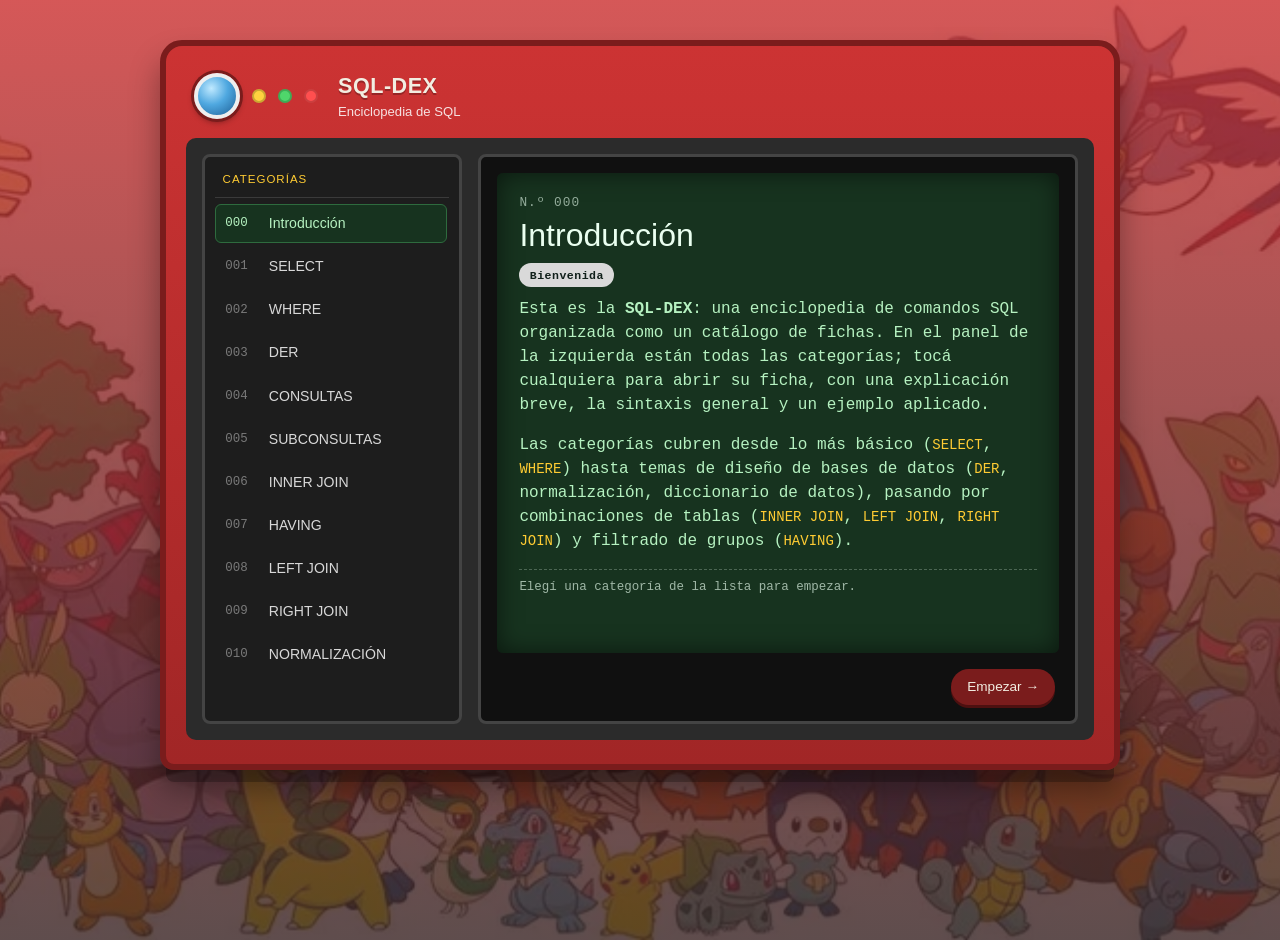
<file: Pagina-Web-SQL/index.html>
<!DOCTYPE html>
<html lang="es">
<head>
<meta charset="UTF-8">
<meta name="viewport" content="width=device-width, initial-scale=1.0">
<title>Introducción · SQL-DEX</title>
<link href="https://cdn.jsdelivr.net/npm/bootstrap@5.3.3/dist/css/bootstrap.min.css" rel="stylesheet">
<link rel="stylesheet" href="css/style.css">
</head>
<body>
<div class="dex-shell">
  <div class="dex-header">
    <div class="dex-lente"></div>
    <div class="dex-lucecita luz-amarilla"></div>
    <div class="dex-lucecita luz-verde"></div>
    <div class="dex-lucecita luz-roja"></div>
    <div class="ms-2">
      <p class="dex-titulo mb-0">SQL-DEX</p>
      <p class="dex-subtitulo mb-0">Enciclopedia de SQL</p>
    </div>
  </div>

  <div class="dex-body">
    <div class="dex-lista-panel">
      <div class="dex-lista-header">CATEGORÍAS</div>
      <div class="dex-lista">
        <a href="index.html" class="dex-entrada activa"><span class="dex-num">000</span> Introducción</a>
        <a href="paginas/select.html" class="dex-entrada"><span class="dex-num">001</span> SELECT</a>
<a href="paginas/where.html" class="dex-entrada"><span class="dex-num">002</span> WHERE</a>
<a href="paginas/der.html" class="dex-entrada"><span class="dex-num">003</span> DER</a>
<a href="paginas/consultas.html" class="dex-entrada"><span class="dex-num">004</span> CONSULTAS</a>
<a href="paginas/subconsultas.html" class="dex-entrada"><span class="dex-num">005</span> SUBCONSULTAS</a>
<a href="paginas/inner-join.html" class="dex-entrada"><span class="dex-num">006</span> INNER JOIN</a>
<a href="paginas/having.html" class="dex-entrada"><span class="dex-num">007</span> HAVING</a>
<a href="paginas/left-join.html" class="dex-entrada"><span class="dex-num">008</span> LEFT JOIN</a>
<a href="paginas/right-join.html" class="dex-entrada"><span class="dex-num">009</span> RIGHT JOIN</a>
<a href="paginas/normalizacion.html" class="dex-entrada"><span class="dex-num">010</span> NORMALIZACIÓN</a>
<a href="paginas/diccionario-datos.html" class="dex-entrada"><span class="dex-num">011</span> DICCIONARIO DE DATOS</a>
      </div>
    </div>

    <div class="dex-pantalla-panel">
      <div class="dex-pantalla">
        <p class="dex-ficha-num mb-1">N.º 000</p>
        <h2>Introducción</h2>
        <span class="dex-tipo tipo-doc">Bienvenida</span>
        <p>
          Esta es la <strong>SQL-DEX</strong>: una enciclopedia de comandos SQL organizada como
          un catálogo de fichas. En el panel de la izquierda están todas las categorías;
          tocá cualquiera para abrir su ficha, con una explicación breve, la sintaxis general
          y un ejemplo aplicado.
        </p>
        <p>
          Las categorías cubren desde lo más básico (<code>SELECT</code>, <code>WHERE</code>)
          hasta temas de diseño de bases de datos (<code>DER</code>, normalización,
          diccionario de datos), pasando por combinaciones de tablas
          (<code>INNER JOIN</code>, <code>LEFT JOIN</code>, <code>RIGHT JOIN</code>) y
          filtrado de grupos (<code>HAVING</code>).
        </p>
        <p class="dex-nota">Elegí una categoría de la lista para empezar.</p>
      </div>
      <div class="dex-controles">
        <span></span>
        <span></span>
        <a href="paginas/select.html" class="dex-boton">Empezar &rarr;</a>
      </div>
    </div>
  </div>
</div>
<script src="https://cdn.jsdelivr.net/npm/bootstrap@5.3.3/dist/js/bootstrap.bundle.min.js"></script>
</body>
</html>
</file>
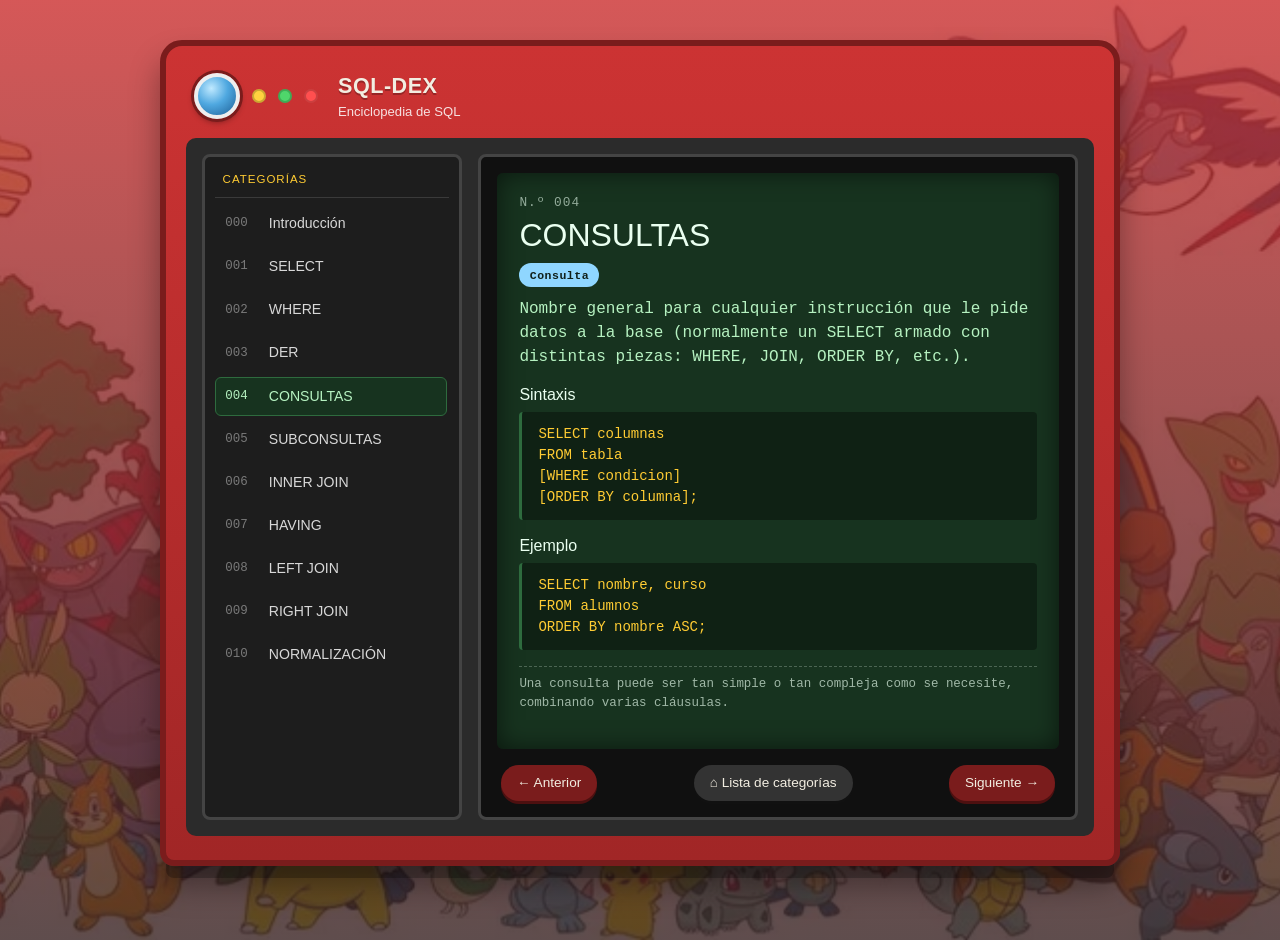
<file: Pagina-Web-SQL/paginas/consultas.html>
<!DOCTYPE html>
<html lang="es">
<head>
<meta charset="UTF-8">
<meta name="viewport" content="width=device-width, initial-scale=1.0">
<title>CONSULTAS · SQL-DEX</title>
<link href="https://cdn.jsdelivr.net/npm/bootstrap@5.3.3/dist/css/bootstrap.min.css" rel="stylesheet">
<link rel="stylesheet" href="../css/style.css">
</head>
<body>
<div class="dex-shell">
  <div class="dex-header">
    <div class="dex-lente"></div>
    <div class="dex-lucecita luz-amarilla"></div>
    <div class="dex-lucecita luz-verde"></div>
    <div class="dex-lucecita luz-roja"></div>
    <div class="ms-2">
      <p class="dex-titulo mb-0">SQL-DEX</p>
      <p class="dex-subtitulo mb-0">Enciclopedia de SQL</p>
    </div>
  </div>

  <div class="dex-body">
    <div class="dex-lista-panel">
      <div class="dex-lista-header">CATEGORÍAS</div>
      <div class="dex-lista">
        <a href="../index.html" class="dex-entrada"><span class="dex-num">000</span> Introducción</a>
<a href="../paginas/select.html" class="dex-entrada"><span class="dex-num">001</span> SELECT</a>
<a href="../paginas/where.html" class="dex-entrada"><span class="dex-num">002</span> WHERE</a>
<a href="../paginas/der.html" class="dex-entrada"><span class="dex-num">003</span> DER</a>
<a href="../paginas/consultas.html" class="dex-entrada activa"><span class="dex-num">004</span> CONSULTAS</a>
<a href="../paginas/subconsultas.html" class="dex-entrada"><span class="dex-num">005</span> SUBCONSULTAS</a>
<a href="../paginas/inner-join.html" class="dex-entrada"><span class="dex-num">006</span> INNER JOIN</a>
<a href="../paginas/having.html" class="dex-entrada"><span class="dex-num">007</span> HAVING</a>
<a href="../paginas/left-join.html" class="dex-entrada"><span class="dex-num">008</span> LEFT JOIN</a>
<a href="../paginas/right-join.html" class="dex-entrada"><span class="dex-num">009</span> RIGHT JOIN</a>
<a href="../paginas/normalizacion.html" class="dex-entrada"><span class="dex-num">010</span> NORMALIZACIÓN</a>
<a href="../paginas/diccionario-datos.html" class="dex-entrada"><span class="dex-num">011</span> DICCIONARIO DE DATOS</a>
      </div>
    </div>

    <div class="dex-pantalla-panel">
      <div class="dex-pantalla">
        <p class="dex-ficha-num mb-1">N.º 004</p>
        <h2>CONSULTAS</h2>
        <span class="dex-tipo tipo-consulta">Consulta</span>
        <p>Nombre general para cualquier instrucción que le pide datos a la base (normalmente un SELECT armado con distintas piezas: WHERE, JOIN, ORDER BY, etc.).</p>

        

        <h3 class="h6 mt-3">Sintaxis</h3>
        <pre>SELECT columnas
FROM tabla
[WHERE condicion]
[ORDER BY columna];</pre>

        <h3 class="h6 mt-3">Ejemplo</h3>
        <pre>SELECT nombre, curso
FROM alumnos
ORDER BY nombre ASC;</pre>

        <p class="dex-nota">Una consulta puede ser tan simple o tan compleja como se necesite, combinando varias cláusulas.</p>
      </div>
      <div class="dex-controles">
    <a href="../paginas/der.html" class="dex-boton">&larr; Anterior</a>
    <a href="../index.html" class="dex-boton inicio">&#8962; Lista de categorías</a>
    <a href="../paginas/subconsultas.html" class="dex-boton">Siguiente &rarr;</a>
  </div>
    </div>
  </div>
</div>
<script src="https://cdn.jsdelivr.net/npm/bootstrap@5.3.3/dist/js/bootstrap.bundle.min.js"></script>
</body>
</html>
</file>
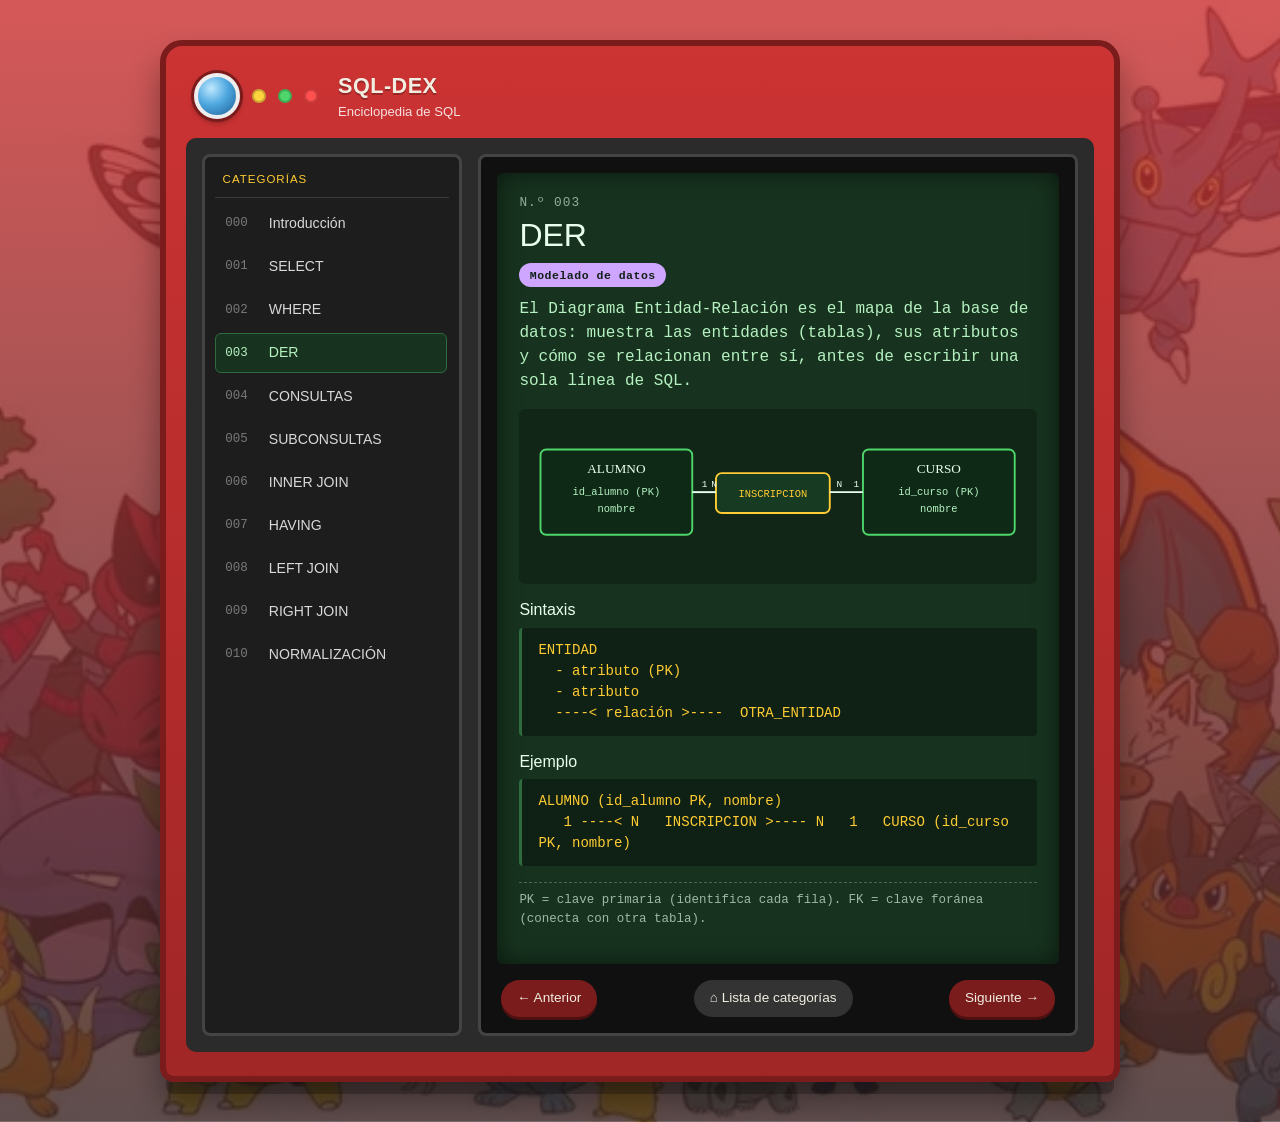
<file: Pagina-Web-SQL/paginas/der.html>
<!DOCTYPE html>
<html lang="es">
<head>
<meta charset="UTF-8">
<meta name="viewport" content="width=device-width, initial-scale=1.0">
<title>DER · SQL-DEX</title>
<link href="https://cdn.jsdelivr.net/npm/bootstrap@5.3.3/dist/css/bootstrap.min.css" rel="stylesheet">
<link rel="stylesheet" href="../css/style.css">
</head>
<body>
<div class="dex-shell">
  <div class="dex-header">
    <div class="dex-lente"></div>
    <div class="dex-lucecita luz-amarilla"></div>
    <div class="dex-lucecita luz-verde"></div>
    <div class="dex-lucecita luz-roja"></div>
    <div class="ms-2">
      <p class="dex-titulo mb-0">SQL-DEX</p>
      <p class="dex-subtitulo mb-0">Enciclopedia de SQL</p>
    </div>
  </div>

  <div class="dex-body">
    <div class="dex-lista-panel">
      <div class="dex-lista-header">CATEGORÍAS</div>
      <div class="dex-lista">
        <a href="../index.html" class="dex-entrada"><span class="dex-num">000</span> Introducción</a>
<a href="../paginas/select.html" class="dex-entrada"><span class="dex-num">001</span> SELECT</a>
<a href="../paginas/where.html" class="dex-entrada"><span class="dex-num">002</span> WHERE</a>
<a href="../paginas/der.html" class="dex-entrada activa"><span class="dex-num">003</span> DER</a>
<a href="../paginas/consultas.html" class="dex-entrada"><span class="dex-num">004</span> CONSULTAS</a>
<a href="../paginas/subconsultas.html" class="dex-entrada"><span class="dex-num">005</span> SUBCONSULTAS</a>
<a href="../paginas/inner-join.html" class="dex-entrada"><span class="dex-num">006</span> INNER JOIN</a>
<a href="../paginas/having.html" class="dex-entrada"><span class="dex-num">007</span> HAVING</a>
<a href="../paginas/left-join.html" class="dex-entrada"><span class="dex-num">008</span> LEFT JOIN</a>
<a href="../paginas/right-join.html" class="dex-entrada"><span class="dex-num">009</span> RIGHT JOIN</a>
<a href="../paginas/normalizacion.html" class="dex-entrada"><span class="dex-num">010</span> NORMALIZACIÓN</a>
<a href="../paginas/diccionario-datos.html" class="dex-entrada"><span class="dex-num">011</span> DICCIONARIO DE DATOS</a>
      </div>
    </div>

    <div class="dex-pantalla-panel">
      <div class="dex-pantalla">
        <p class="dex-ficha-num mb-1">N.º 003</p>
        <h2>DER</h2>
        <span class="dex-tipo tipo-modelado">Modelado de datos</span>
        <p>El Diagrama Entidad-Relación es el mapa de la base de datos: muestra las entidades (tablas), sus atributos y cómo se relacionan entre sí, antes de escribir una sola línea de SQL.</p>

        <div class="dex-svg-wrap">
<svg viewBox="0 0 520 160" width="100%" xmlns="http://www.w3.org/2000/svg">
  <rect x="10" y="30" width="160" height="90" rx="6" fill="#0e2a17" stroke="#4fd66b" stroke-width="2"/>
  <text x="90" y="55" fill="#eafff0" font-size="14" text-anchor="middle" font-family="Trebuchet MS">ALUMNO</text>
  <text x="90" y="78" fill="#b6f2c1" font-size="11" text-anchor="middle" font-family="monospace">id_alumno (PK)</text>
  <text x="90" y="96" fill="#b6f2c1" font-size="11" text-anchor="middle" font-family="monospace">nombre</text>

  <rect x="350" y="30" width="160" height="90" rx="6" fill="#0e2a17" stroke="#4fd66b" stroke-width="2"/>
  <text x="430" y="55" fill="#eafff0" font-size="14" text-anchor="middle" font-family="Trebuchet MS">CURSO</text>
  <text x="430" y="78" fill="#b6f2c1" font-size="11" text-anchor="middle" font-family="monospace">id_curso (PK)</text>
  <text x="430" y="96" fill="#b6f2c1" font-size="11" text-anchor="middle" font-family="monospace">nombre</text>

  <rect x="195" y="55" width="120" height="42" rx="6" fill="#173a22" stroke="#ffcc33" stroke-width="2"/>
  <text x="255" y="80" fill="#ffcc33" font-size="11" text-anchor="middle" font-family="monospace">INSCRIPCION</text>

  <line x1="170" y1="75" x2="195" y2="75" stroke="#eafff0" stroke-width="2"/>
  <line x1="315" y1="75" x2="350" y2="75" stroke="#eafff0" stroke-width="2"/>
  <text x="180" y="70" fill="#eafff0" font-size="10">1</text>
  <text x="190" y="70" fill="#eafff0" font-size="10">N</text>
  <text x="322" y="70" fill="#eafff0" font-size="10">N</text>
  <text x="340" y="70" fill="#eafff0" font-size="10">1</text>
</svg>
</div>

        <h3 class="h6 mt-3">Sintaxis</h3>
        <pre>ENTIDAD
  - atributo (PK)
  - atributo
  ----< relación >----  OTRA_ENTIDAD</pre>

        <h3 class="h6 mt-3">Ejemplo</h3>
        <pre>ALUMNO (id_alumno PK, nombre)
   1 ----< N   INSCRIPCION >---- N   1   CURSO (id_curso PK, nombre)</pre>

        <p class="dex-nota">PK = clave primaria (identifica cada fila). FK = clave foránea (conecta con otra tabla).</p>
      </div>
      <div class="dex-controles">
    <a href="../paginas/where.html" class="dex-boton">&larr; Anterior</a>
    <a href="../index.html" class="dex-boton inicio">&#8962; Lista de categorías</a>
    <a href="../paginas/consultas.html" class="dex-boton">Siguiente &rarr;</a>
  </div>
    </div>
  </div>
</div>
<script src="https://cdn.jsdelivr.net/npm/bootstrap@5.3.3/dist/js/bootstrap.bundle.min.js"></script>
</body>
</html>
</file>
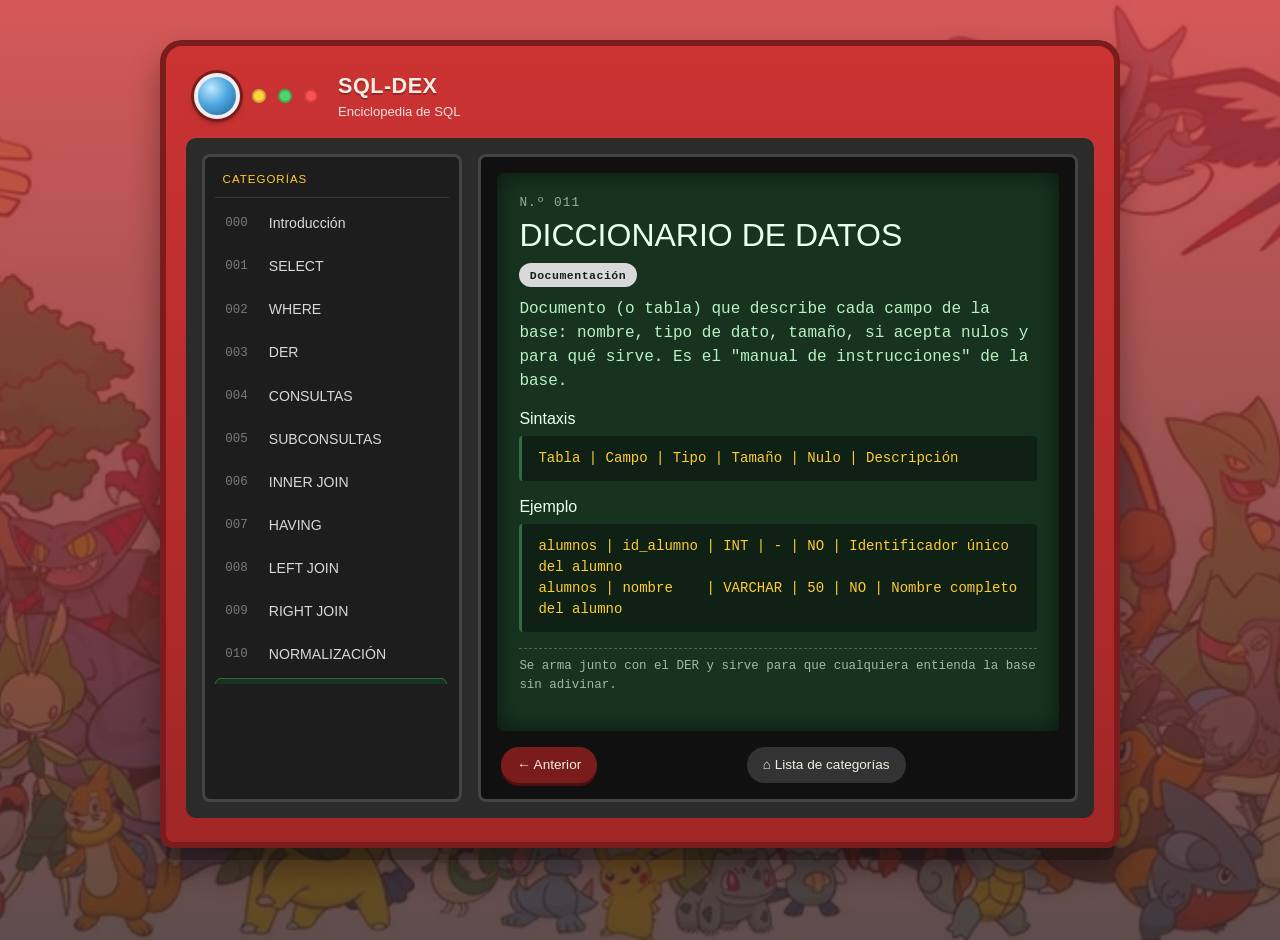
<file: Pagina-Web-SQL/paginas/diccionario-datos.html>
<!DOCTYPE html>
<html lang="es">
<head>
<meta charset="UTF-8">
<meta name="viewport" content="width=device-width, initial-scale=1.0">
<title>DICCIONARIO DE DATOS · SQL-DEX</title>
<link href="https://cdn.jsdelivr.net/npm/bootstrap@5.3.3/dist/css/bootstrap.min.css" rel="stylesheet">
<link rel="stylesheet" href="../css/style.css">
</head>
<body>
<div class="dex-shell">
  <div class="dex-header">
    <div class="dex-lente"></div>
    <div class="dex-lucecita luz-amarilla"></div>
    <div class="dex-lucecita luz-verde"></div>
    <div class="dex-lucecita luz-roja"></div>
    <div class="ms-2">
      <p class="dex-titulo mb-0">SQL-DEX</p>
      <p class="dex-subtitulo mb-0">Enciclopedia de SQL</p>
    </div>
  </div>

  <div class="dex-body">
    <div class="dex-lista-panel">
      <div class="dex-lista-header">CATEGORÍAS</div>
      <div class="dex-lista">
        <a href="../index.html" class="dex-entrada"><span class="dex-num">000</span> Introducción</a>
<a href="../paginas/select.html" class="dex-entrada"><span class="dex-num">001</span> SELECT</a>
<a href="../paginas/where.html" class="dex-entrada"><span class="dex-num">002</span> WHERE</a>
<a href="../paginas/der.html" class="dex-entrada"><span class="dex-num">003</span> DER</a>
<a href="../paginas/consultas.html" class="dex-entrada"><span class="dex-num">004</span> CONSULTAS</a>
<a href="../paginas/subconsultas.html" class="dex-entrada"><span class="dex-num">005</span> SUBCONSULTAS</a>
<a href="../paginas/inner-join.html" class="dex-entrada"><span class="dex-num">006</span> INNER JOIN</a>
<a href="../paginas/having.html" class="dex-entrada"><span class="dex-num">007</span> HAVING</a>
<a href="../paginas/left-join.html" class="dex-entrada"><span class="dex-num">008</span> LEFT JOIN</a>
<a href="../paginas/right-join.html" class="dex-entrada"><span class="dex-num">009</span> RIGHT JOIN</a>
<a href="../paginas/normalizacion.html" class="dex-entrada"><span class="dex-num">010</span> NORMALIZACIÓN</a>
<a href="../paginas/diccionario-datos.html" class="dex-entrada activa"><span class="dex-num">011</span> DICCIONARIO DE DATOS</a>
      </div>
    </div>

    <div class="dex-pantalla-panel">
      <div class="dex-pantalla">
        <p class="dex-ficha-num mb-1">N.º 011</p>
        <h2>DICCIONARIO DE DATOS</h2>
        <span class="dex-tipo tipo-doc">Documentación</span>
        <p>Documento (o tabla) que describe cada campo de la base: nombre, tipo de dato, tamaño, si acepta nulos y para qué sirve. Es el "manual de instrucciones" de la base.</p>

        

        <h3 class="h6 mt-3">Sintaxis</h3>
        <pre>Tabla | Campo | Tipo | Tamaño | Nulo | Descripción</pre>

        <h3 class="h6 mt-3">Ejemplo</h3>
        <pre>alumnos | id_alumno | INT | - | NO | Identificador único del alumno
alumnos | nombre    | VARCHAR | 50 | NO | Nombre completo del alumno</pre>

        <p class="dex-nota">Se arma junto con el DER y sirve para que cualquiera entienda la base sin adivinar.</p>
      </div>
      <div class="dex-controles">
    <a href="../paginas/normalizacion.html" class="dex-boton">&larr; Anterior</a>
    <a href="../index.html" class="dex-boton inicio">&#8962; Lista de categorías</a>
    <span></span>
  </div>
    </div>
  </div>
</div>
<script src="https://cdn.jsdelivr.net/npm/bootstrap@5.3.3/dist/js/bootstrap.bundle.min.js"></script>
</body>
</html>
</file>
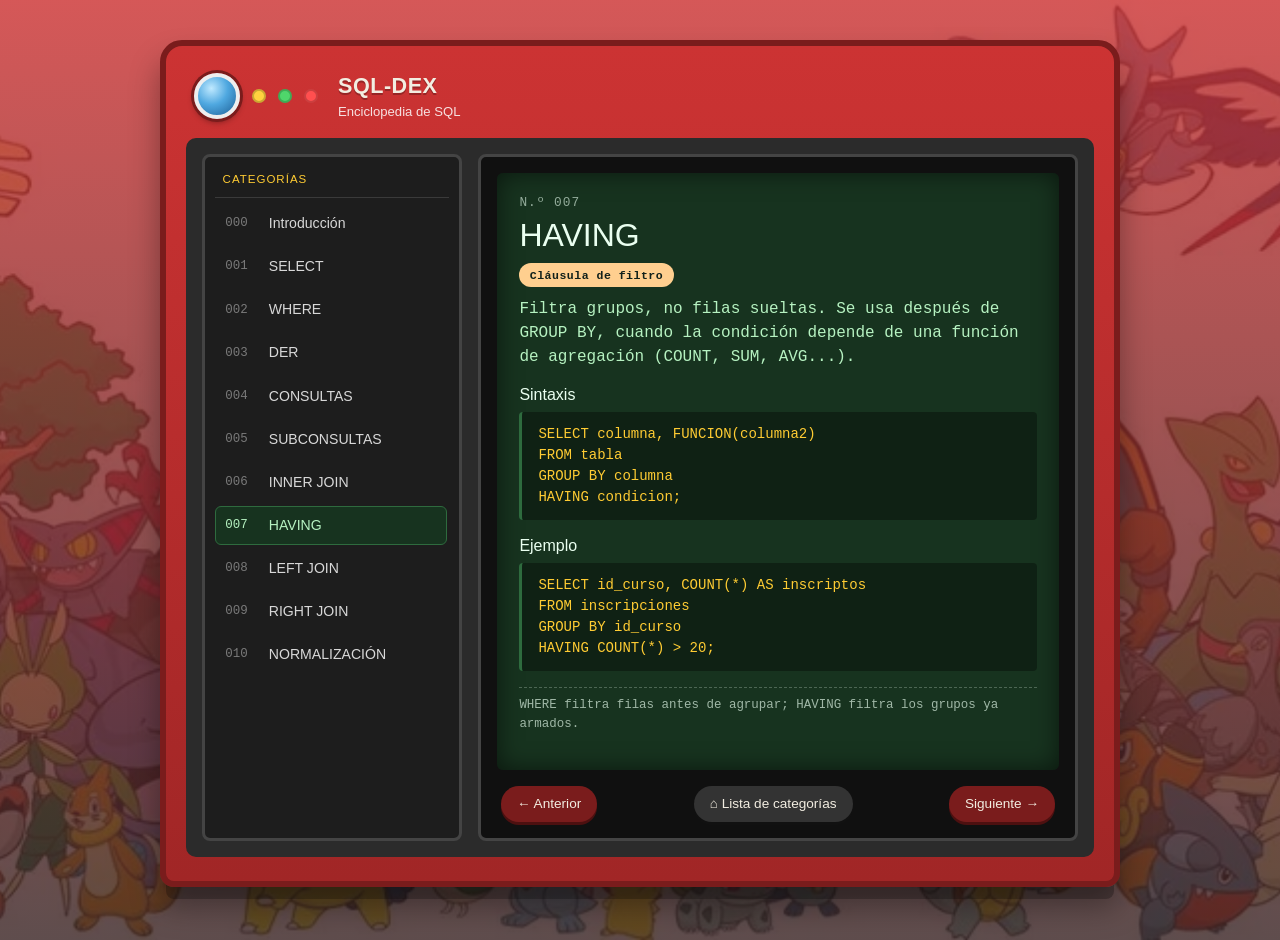
<file: Pagina-Web-SQL/paginas/having.html>
<!DOCTYPE html>
<html lang="es">
<head>
<meta charset="UTF-8">
<meta name="viewport" content="width=device-width, initial-scale=1.0">
<title>HAVING · SQL-DEX</title>
<link href="https://cdn.jsdelivr.net/npm/bootstrap@5.3.3/dist/css/bootstrap.min.css" rel="stylesheet">
<link rel="stylesheet" href="../css/style.css">
</head>
<body>
<div class="dex-shell">
  <div class="dex-header">
    <div class="dex-lente"></div>
    <div class="dex-lucecita luz-amarilla"></div>
    <div class="dex-lucecita luz-verde"></div>
    <div class="dex-lucecita luz-roja"></div>
    <div class="ms-2">
      <p class="dex-titulo mb-0">SQL-DEX</p>
      <p class="dex-subtitulo mb-0">Enciclopedia de SQL</p>
    </div>
  </div>

  <div class="dex-body">
    <div class="dex-lista-panel">
      <div class="dex-lista-header">CATEGORÍAS</div>
      <div class="dex-lista">
        <a href="../index.html" class="dex-entrada"><span class="dex-num">000</span> Introducción</a>
<a href="../paginas/select.html" class="dex-entrada"><span class="dex-num">001</span> SELECT</a>
<a href="../paginas/where.html" class="dex-entrada"><span class="dex-num">002</span> WHERE</a>
<a href="../paginas/der.html" class="dex-entrada"><span class="dex-num">003</span> DER</a>
<a href="../paginas/consultas.html" class="dex-entrada"><span class="dex-num">004</span> CONSULTAS</a>
<a href="../paginas/subconsultas.html" class="dex-entrada"><span class="dex-num">005</span> SUBCONSULTAS</a>
<a href="../paginas/inner-join.html" class="dex-entrada"><span class="dex-num">006</span> INNER JOIN</a>
<a href="../paginas/having.html" class="dex-entrada activa"><span class="dex-num">007</span> HAVING</a>
<a href="../paginas/left-join.html" class="dex-entrada"><span class="dex-num">008</span> LEFT JOIN</a>
<a href="../paginas/right-join.html" class="dex-entrada"><span class="dex-num">009</span> RIGHT JOIN</a>
<a href="../paginas/normalizacion.html" class="dex-entrada"><span class="dex-num">010</span> NORMALIZACIÓN</a>
<a href="../paginas/diccionario-datos.html" class="dex-entrada"><span class="dex-num">011</span> DICCIONARIO DE DATOS</a>
      </div>
    </div>

    <div class="dex-pantalla-panel">
      <div class="dex-pantalla">
        <p class="dex-ficha-num mb-1">N.º 007</p>
        <h2>HAVING</h2>
        <span class="dex-tipo tipo-clausula">Cláusula de filtro</span>
        <p>Filtra grupos, no filas sueltas. Se usa después de GROUP BY, cuando la condición depende de una función de agregación (COUNT, SUM, AVG...).</p>

        

        <h3 class="h6 mt-3">Sintaxis</h3>
        <pre>SELECT columna, FUNCION(columna2)
FROM tabla
GROUP BY columna
HAVING condicion;</pre>

        <h3 class="h6 mt-3">Ejemplo</h3>
        <pre>SELECT id_curso, COUNT(*) AS inscriptos
FROM inscripciones
GROUP BY id_curso
HAVING COUNT(*) > 20;</pre>

        <p class="dex-nota">WHERE filtra filas antes de agrupar; HAVING filtra los grupos ya armados.</p>
      </div>
      <div class="dex-controles">
    <a href="../paginas/inner-join.html" class="dex-boton">&larr; Anterior</a>
    <a href="../index.html" class="dex-boton inicio">&#8962; Lista de categorías</a>
    <a href="../paginas/left-join.html" class="dex-boton">Siguiente &rarr;</a>
  </div>
    </div>
  </div>
</div>
<script src="https://cdn.jsdelivr.net/npm/bootstrap@5.3.3/dist/js/bootstrap.bundle.min.js"></script>
</body>
</html>
</file>
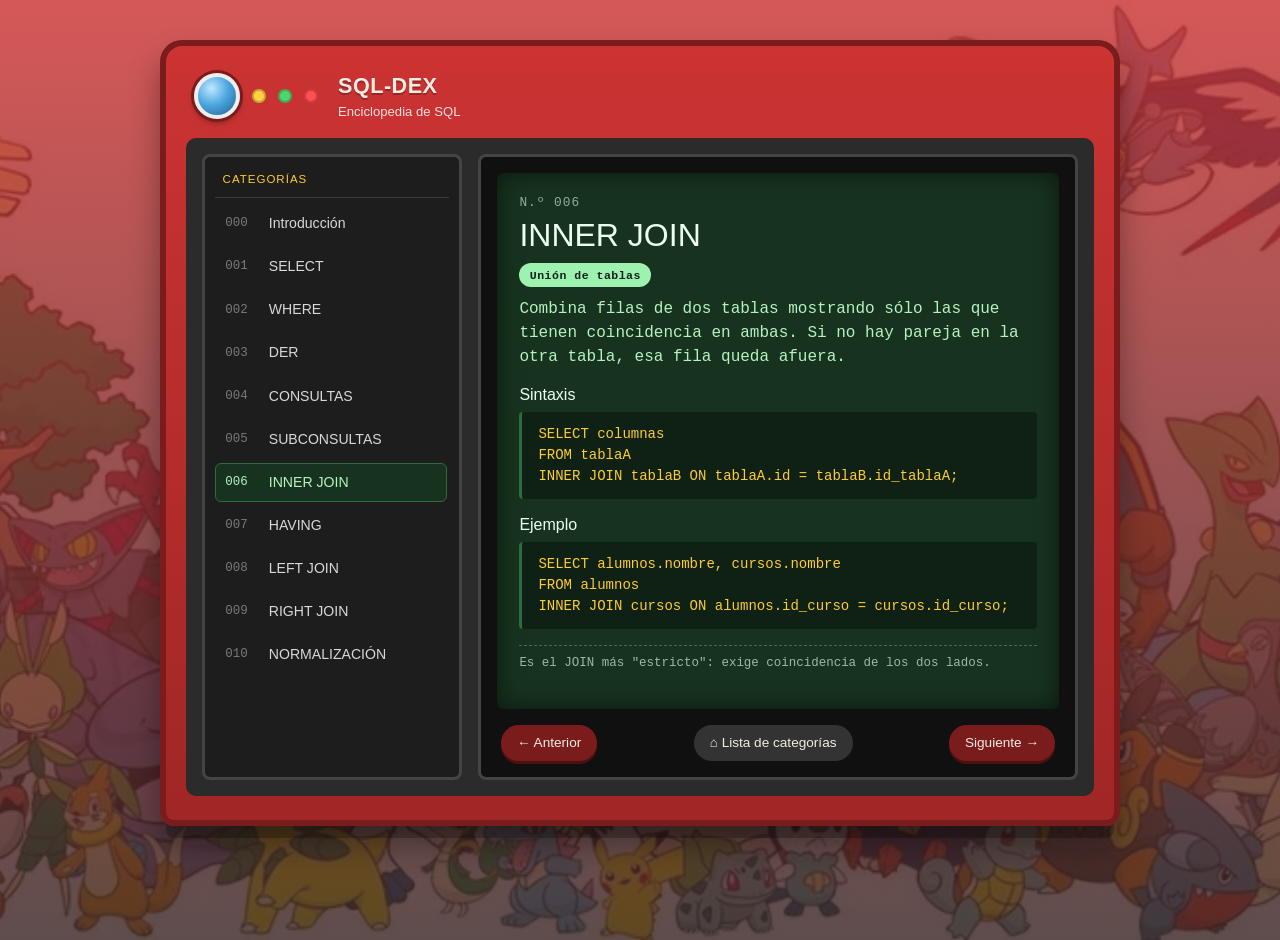
<file: Pagina-Web-SQL/paginas/inner-join.html>
<!DOCTYPE html>
<html lang="es">
<head>
<meta charset="UTF-8">
<meta name="viewport" content="width=device-width, initial-scale=1.0">
<title>INNER JOIN · SQL-DEX</title>
<link href="https://cdn.jsdelivr.net/npm/bootstrap@5.3.3/dist/css/bootstrap.min.css" rel="stylesheet">
<link rel="stylesheet" href="../css/style.css">
</head>
<body>
<div class="dex-shell">
  <div class="dex-header">
    <div class="dex-lente"></div>
    <div class="dex-lucecita luz-amarilla"></div>
    <div class="dex-lucecita luz-verde"></div>
    <div class="dex-lucecita luz-roja"></div>
    <div class="ms-2">
      <p class="dex-titulo mb-0">SQL-DEX</p>
      <p class="dex-subtitulo mb-0">Enciclopedia de SQL</p>
    </div>
  </div>

  <div class="dex-body">
    <div class="dex-lista-panel">
      <div class="dex-lista-header">CATEGORÍAS</div>
      <div class="dex-lista">
        <a href="../index.html" class="dex-entrada"><span class="dex-num">000</span> Introducción</a>
<a href="../paginas/select.html" class="dex-entrada"><span class="dex-num">001</span> SELECT</a>
<a href="../paginas/where.html" class="dex-entrada"><span class="dex-num">002</span> WHERE</a>
<a href="../paginas/der.html" class="dex-entrada"><span class="dex-num">003</span> DER</a>
<a href="../paginas/consultas.html" class="dex-entrada"><span class="dex-num">004</span> CONSULTAS</a>
<a href="../paginas/subconsultas.html" class="dex-entrada"><span class="dex-num">005</span> SUBCONSULTAS</a>
<a href="../paginas/inner-join.html" class="dex-entrada activa"><span class="dex-num">006</span> INNER JOIN</a>
<a href="../paginas/having.html" class="dex-entrada"><span class="dex-num">007</span> HAVING</a>
<a href="../paginas/left-join.html" class="dex-entrada"><span class="dex-num">008</span> LEFT JOIN</a>
<a href="../paginas/right-join.html" class="dex-entrada"><span class="dex-num">009</span> RIGHT JOIN</a>
<a href="../paginas/normalizacion.html" class="dex-entrada"><span class="dex-num">010</span> NORMALIZACIÓN</a>
<a href="../paginas/diccionario-datos.html" class="dex-entrada"><span class="dex-num">011</span> DICCIONARIO DE DATOS</a>
      </div>
    </div>

    <div class="dex-pantalla-panel">
      <div class="dex-pantalla">
        <p class="dex-ficha-num mb-1">N.º 006</p>
        <h2>INNER JOIN</h2>
        <span class="dex-tipo tipo-union">Unión de tablas</span>
        <p>Combina filas de dos tablas mostrando sólo las que tienen coincidencia en ambas. Si no hay pareja en la otra tabla, esa fila queda afuera.</p>

        

        <h3 class="h6 mt-3">Sintaxis</h3>
        <pre>SELECT columnas
FROM tablaA
INNER JOIN tablaB ON tablaA.id = tablaB.id_tablaA;</pre>

        <h3 class="h6 mt-3">Ejemplo</h3>
        <pre>SELECT alumnos.nombre, cursos.nombre
FROM alumnos
INNER JOIN cursos ON alumnos.id_curso = cursos.id_curso;</pre>

        <p class="dex-nota">Es el JOIN más "estricto": exige coincidencia de los dos lados.</p>
      </div>
      <div class="dex-controles">
    <a href="../paginas/subconsultas.html" class="dex-boton">&larr; Anterior</a>
    <a href="../index.html" class="dex-boton inicio">&#8962; Lista de categorías</a>
    <a href="../paginas/having.html" class="dex-boton">Siguiente &rarr;</a>
  </div>
    </div>
  </div>
</div>
<script src="https://cdn.jsdelivr.net/npm/bootstrap@5.3.3/dist/js/bootstrap.bundle.min.js"></script>
</body>
</html>
</file>
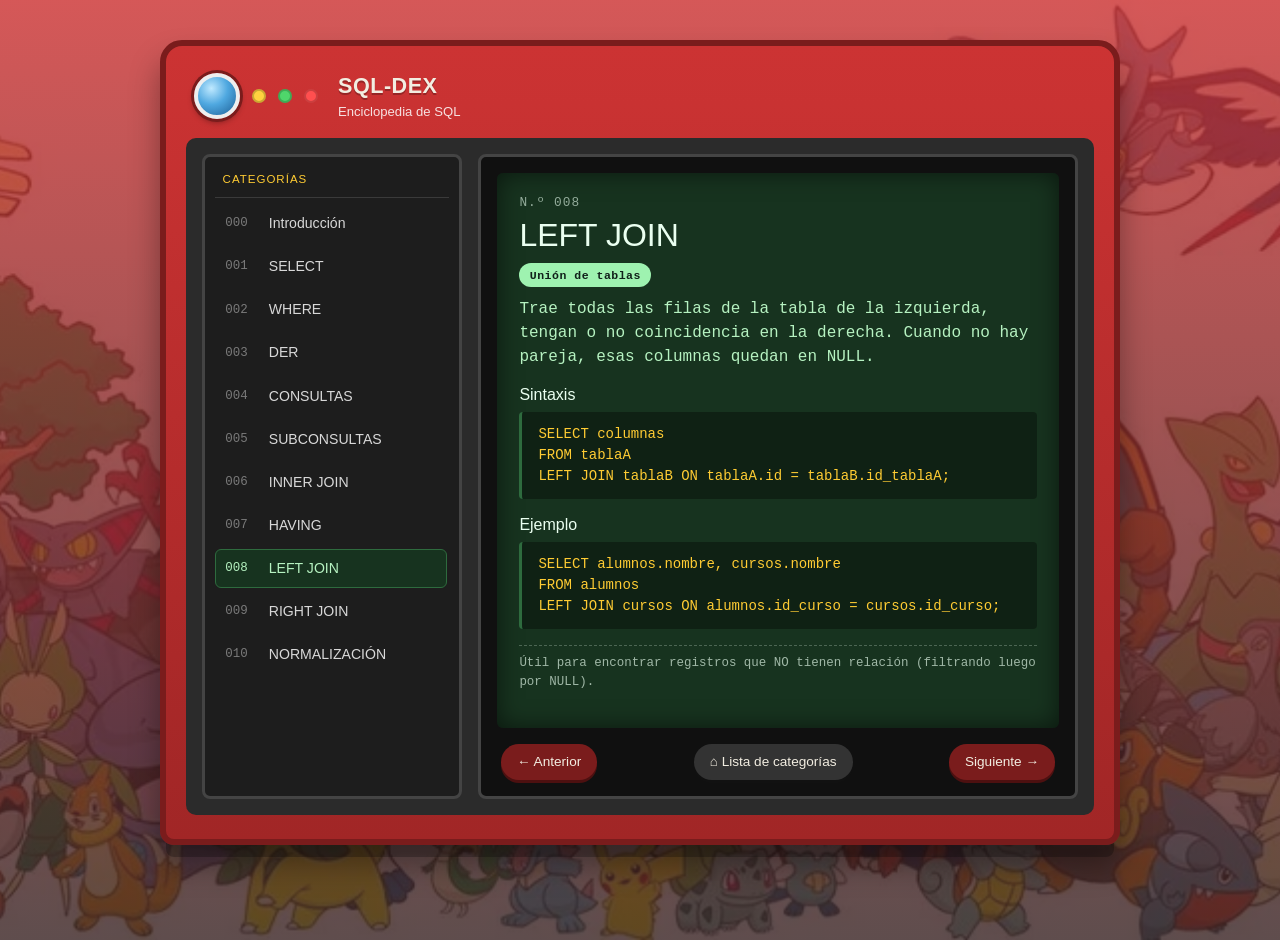
<file: Pagina-Web-SQL/paginas/left-join.html>
<!DOCTYPE html>
<html lang="es">
<head>
<meta charset="UTF-8">
<meta name="viewport" content="width=device-width, initial-scale=1.0">
<title>LEFT JOIN · SQL-DEX</title>
<link href="https://cdn.jsdelivr.net/npm/bootstrap@5.3.3/dist/css/bootstrap.min.css" rel="stylesheet">
<link rel="stylesheet" href="../css/style.css">
</head>
<body>
<div class="dex-shell">
  <div class="dex-header">
    <div class="dex-lente"></div>
    <div class="dex-lucecita luz-amarilla"></div>
    <div class="dex-lucecita luz-verde"></div>
    <div class="dex-lucecita luz-roja"></div>
    <div class="ms-2">
      <p class="dex-titulo mb-0">SQL-DEX</p>
      <p class="dex-subtitulo mb-0">Enciclopedia de SQL</p>
    </div>
  </div>

  <div class="dex-body">
    <div class="dex-lista-panel">
      <div class="dex-lista-header">CATEGORÍAS</div>
      <div class="dex-lista">
        <a href="../index.html" class="dex-entrada"><span class="dex-num">000</span> Introducción</a>
<a href="../paginas/select.html" class="dex-entrada"><span class="dex-num">001</span> SELECT</a>
<a href="../paginas/where.html" class="dex-entrada"><span class="dex-num">002</span> WHERE</a>
<a href="../paginas/der.html" class="dex-entrada"><span class="dex-num">003</span> DER</a>
<a href="../paginas/consultas.html" class="dex-entrada"><span class="dex-num">004</span> CONSULTAS</a>
<a href="../paginas/subconsultas.html" class="dex-entrada"><span class="dex-num">005</span> SUBCONSULTAS</a>
<a href="../paginas/inner-join.html" class="dex-entrada"><span class="dex-num">006</span> INNER JOIN</a>
<a href="../paginas/having.html" class="dex-entrada"><span class="dex-num">007</span> HAVING</a>
<a href="../paginas/left-join.html" class="dex-entrada activa"><span class="dex-num">008</span> LEFT JOIN</a>
<a href="../paginas/right-join.html" class="dex-entrada"><span class="dex-num">009</span> RIGHT JOIN</a>
<a href="../paginas/normalizacion.html" class="dex-entrada"><span class="dex-num">010</span> NORMALIZACIÓN</a>
<a href="../paginas/diccionario-datos.html" class="dex-entrada"><span class="dex-num">011</span> DICCIONARIO DE DATOS</a>
      </div>
    </div>

    <div class="dex-pantalla-panel">
      <div class="dex-pantalla">
        <p class="dex-ficha-num mb-1">N.º 008</p>
        <h2>LEFT JOIN</h2>
        <span class="dex-tipo tipo-union">Unión de tablas</span>
        <p>Trae todas las filas de la tabla de la izquierda, tengan o no coincidencia en la derecha. Cuando no hay pareja, esas columnas quedan en NULL.</p>

        

        <h3 class="h6 mt-3">Sintaxis</h3>
        <pre>SELECT columnas
FROM tablaA
LEFT JOIN tablaB ON tablaA.id = tablaB.id_tablaA;</pre>

        <h3 class="h6 mt-3">Ejemplo</h3>
        <pre>SELECT alumnos.nombre, cursos.nombre
FROM alumnos
LEFT JOIN cursos ON alumnos.id_curso = cursos.id_curso;</pre>

        <p class="dex-nota">Útil para encontrar registros que NO tienen relación (filtrando luego por NULL).</p>
      </div>
      <div class="dex-controles">
    <a href="../paginas/having.html" class="dex-boton">&larr; Anterior</a>
    <a href="../index.html" class="dex-boton inicio">&#8962; Lista de categorías</a>
    <a href="../paginas/right-join.html" class="dex-boton">Siguiente &rarr;</a>
  </div>
    </div>
  </div>
</div>
<script src="https://cdn.jsdelivr.net/npm/bootstrap@5.3.3/dist/js/bootstrap.bundle.min.js"></script>
</body>
</html>
</file>
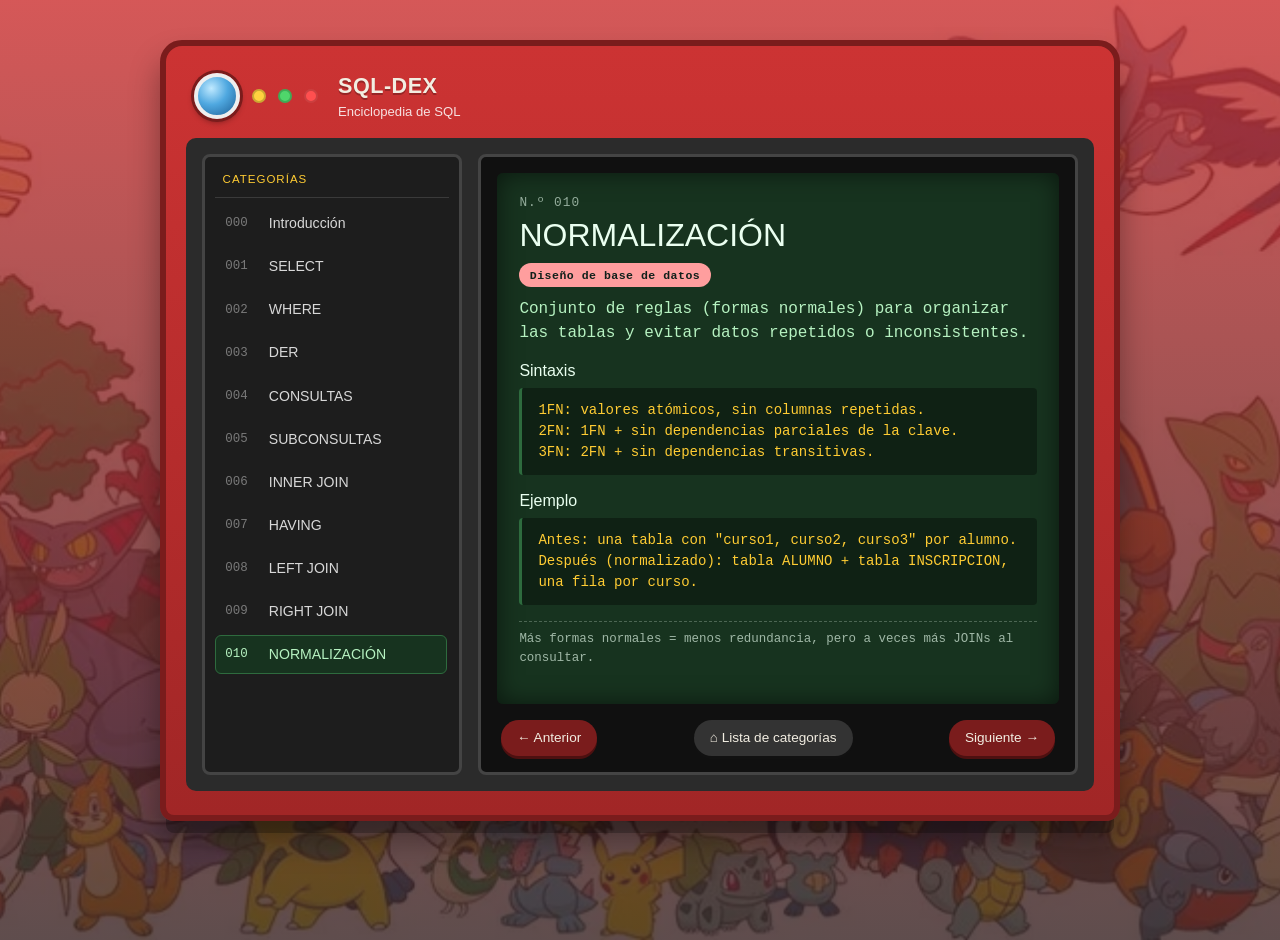
<file: Pagina-Web-SQL/paginas/normalizacion.html>
<!DOCTYPE html>
<html lang="es">
<head>
<meta charset="UTF-8">
<meta name="viewport" content="width=device-width, initial-scale=1.0">
<title>NORMALIZACIÓN · SQL-DEX</title>
<link href="https://cdn.jsdelivr.net/npm/bootstrap@5.3.3/dist/css/bootstrap.min.css" rel="stylesheet">
<link rel="stylesheet" href="../css/style.css">
</head>
<body>
<div class="dex-shell">
  <div class="dex-header">
    <div class="dex-lente"></div>
    <div class="dex-lucecita luz-amarilla"></div>
    <div class="dex-lucecita luz-verde"></div>
    <div class="dex-lucecita luz-roja"></div>
    <div class="ms-2">
      <p class="dex-titulo mb-0">SQL-DEX</p>
      <p class="dex-subtitulo mb-0">Enciclopedia de SQL</p>
    </div>
  </div>

  <div class="dex-body">
    <div class="dex-lista-panel">
      <div class="dex-lista-header">CATEGORÍAS</div>
      <div class="dex-lista">
        <a href="../index.html" class="dex-entrada"><span class="dex-num">000</span> Introducción</a>
<a href="../paginas/select.html" class="dex-entrada"><span class="dex-num">001</span> SELECT</a>
<a href="../paginas/where.html" class="dex-entrada"><span class="dex-num">002</span> WHERE</a>
<a href="../paginas/der.html" class="dex-entrada"><span class="dex-num">003</span> DER</a>
<a href="../paginas/consultas.html" class="dex-entrada"><span class="dex-num">004</span> CONSULTAS</a>
<a href="../paginas/subconsultas.html" class="dex-entrada"><span class="dex-num">005</span> SUBCONSULTAS</a>
<a href="../paginas/inner-join.html" class="dex-entrada"><span class="dex-num">006</span> INNER JOIN</a>
<a href="../paginas/having.html" class="dex-entrada"><span class="dex-num">007</span> HAVING</a>
<a href="../paginas/left-join.html" class="dex-entrada"><span class="dex-num">008</span> LEFT JOIN</a>
<a href="../paginas/right-join.html" class="dex-entrada"><span class="dex-num">009</span> RIGHT JOIN</a>
<a href="../paginas/normalizacion.html" class="dex-entrada activa"><span class="dex-num">010</span> NORMALIZACIÓN</a>
<a href="../paginas/diccionario-datos.html" class="dex-entrada"><span class="dex-num">011</span> DICCIONARIO DE DATOS</a>
      </div>
    </div>

    <div class="dex-pantalla-panel">
      <div class="dex-pantalla">
        <p class="dex-ficha-num mb-1">N.º 010</p>
        <h2>NORMALIZACIÓN</h2>
        <span class="dex-tipo tipo-diseno">Diseño de base de datos</span>
        <p>Conjunto de reglas (formas normales) para organizar las tablas y evitar datos repetidos o inconsistentes.</p>

        

        <h3 class="h6 mt-3">Sintaxis</h3>
        <pre>1FN: valores atómicos, sin columnas repetidas.
2FN: 1FN + sin dependencias parciales de la clave.
3FN: 2FN + sin dependencias transitivas.</pre>

        <h3 class="h6 mt-3">Ejemplo</h3>
        <pre>Antes: una tabla con "curso1, curso2, curso3" por alumno.
Después (normalizado): tabla ALUMNO + tabla INSCRIPCION, una fila por curso.</pre>

        <p class="dex-nota">Más formas normales = menos redundancia, pero a veces más JOINs al consultar.</p>
      </div>
      <div class="dex-controles">
    <a href="../paginas/right-join.html" class="dex-boton">&larr; Anterior</a>
    <a href="../index.html" class="dex-boton inicio">&#8962; Lista de categorías</a>
    <a href="../paginas/diccionario-datos.html" class="dex-boton">Siguiente &rarr;</a>
  </div>
    </div>
  </div>
</div>
<script src="https://cdn.jsdelivr.net/npm/bootstrap@5.3.3/dist/js/bootstrap.bundle.min.js"></script>
</body>
</html>
</file>
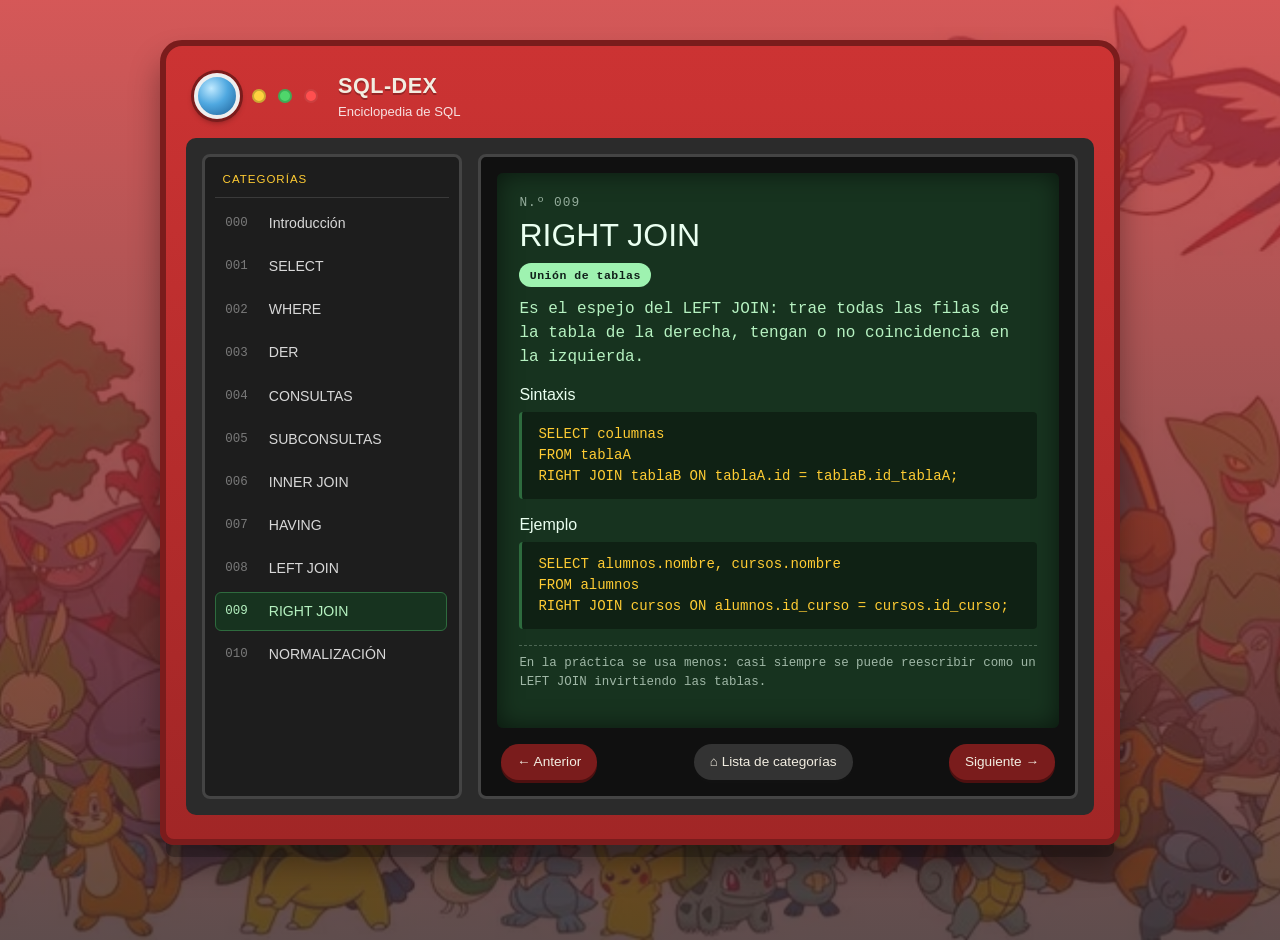
<file: Pagina-Web-SQL/paginas/right-join.html>
<!DOCTYPE html>
<html lang="es">
<head>
<meta charset="UTF-8">
<meta name="viewport" content="width=device-width, initial-scale=1.0">
<title>RIGHT JOIN · SQL-DEX</title>
<link href="https://cdn.jsdelivr.net/npm/bootstrap@5.3.3/dist/css/bootstrap.min.css" rel="stylesheet">
<link rel="stylesheet" href="../css/style.css">
</head>
<body>
<div class="dex-shell">
  <div class="dex-header">
    <div class="dex-lente"></div>
    <div class="dex-lucecita luz-amarilla"></div>
    <div class="dex-lucecita luz-verde"></div>
    <div class="dex-lucecita luz-roja"></div>
    <div class="ms-2">
      <p class="dex-titulo mb-0">SQL-DEX</p>
      <p class="dex-subtitulo mb-0">Enciclopedia de SQL</p>
    </div>
  </div>

  <div class="dex-body">
    <div class="dex-lista-panel">
      <div class="dex-lista-header">CATEGORÍAS</div>
      <div class="dex-lista">
        <a href="../index.html" class="dex-entrada"><span class="dex-num">000</span> Introducción</a>
<a href="../paginas/select.html" class="dex-entrada"><span class="dex-num">001</span> SELECT</a>
<a href="../paginas/where.html" class="dex-entrada"><span class="dex-num">002</span> WHERE</a>
<a href="../paginas/der.html" class="dex-entrada"><span class="dex-num">003</span> DER</a>
<a href="../paginas/consultas.html" class="dex-entrada"><span class="dex-num">004</span> CONSULTAS</a>
<a href="../paginas/subconsultas.html" class="dex-entrada"><span class="dex-num">005</span> SUBCONSULTAS</a>
<a href="../paginas/inner-join.html" class="dex-entrada"><span class="dex-num">006</span> INNER JOIN</a>
<a href="../paginas/having.html" class="dex-entrada"><span class="dex-num">007</span> HAVING</a>
<a href="../paginas/left-join.html" class="dex-entrada"><span class="dex-num">008</span> LEFT JOIN</a>
<a href="../paginas/right-join.html" class="dex-entrada activa"><span class="dex-num">009</span> RIGHT JOIN</a>
<a href="../paginas/normalizacion.html" class="dex-entrada"><span class="dex-num">010</span> NORMALIZACIÓN</a>
<a href="../paginas/diccionario-datos.html" class="dex-entrada"><span class="dex-num">011</span> DICCIONARIO DE DATOS</a>
      </div>
    </div>

    <div class="dex-pantalla-panel">
      <div class="dex-pantalla">
        <p class="dex-ficha-num mb-1">N.º 009</p>
        <h2>RIGHT JOIN</h2>
        <span class="dex-tipo tipo-union">Unión de tablas</span>
        <p>Es el espejo del LEFT JOIN: trae todas las filas de la tabla de la derecha, tengan o no coincidencia en la izquierda.</p>

        

        <h3 class="h6 mt-3">Sintaxis</h3>
        <pre>SELECT columnas
FROM tablaA
RIGHT JOIN tablaB ON tablaA.id = tablaB.id_tablaA;</pre>

        <h3 class="h6 mt-3">Ejemplo</h3>
        <pre>SELECT alumnos.nombre, cursos.nombre
FROM alumnos
RIGHT JOIN cursos ON alumnos.id_curso = cursos.id_curso;</pre>

        <p class="dex-nota">En la práctica se usa menos: casi siempre se puede reescribir como un LEFT JOIN invirtiendo las tablas.</p>
      </div>
      <div class="dex-controles">
    <a href="../paginas/left-join.html" class="dex-boton">&larr; Anterior</a>
    <a href="../index.html" class="dex-boton inicio">&#8962; Lista de categorías</a>
    <a href="../paginas/normalizacion.html" class="dex-boton">Siguiente &rarr;</a>
  </div>
    </div>
  </div>
</div>
<script src="https://cdn.jsdelivr.net/npm/bootstrap@5.3.3/dist/js/bootstrap.bundle.min.js"></script>
</body>
</html>
</file>
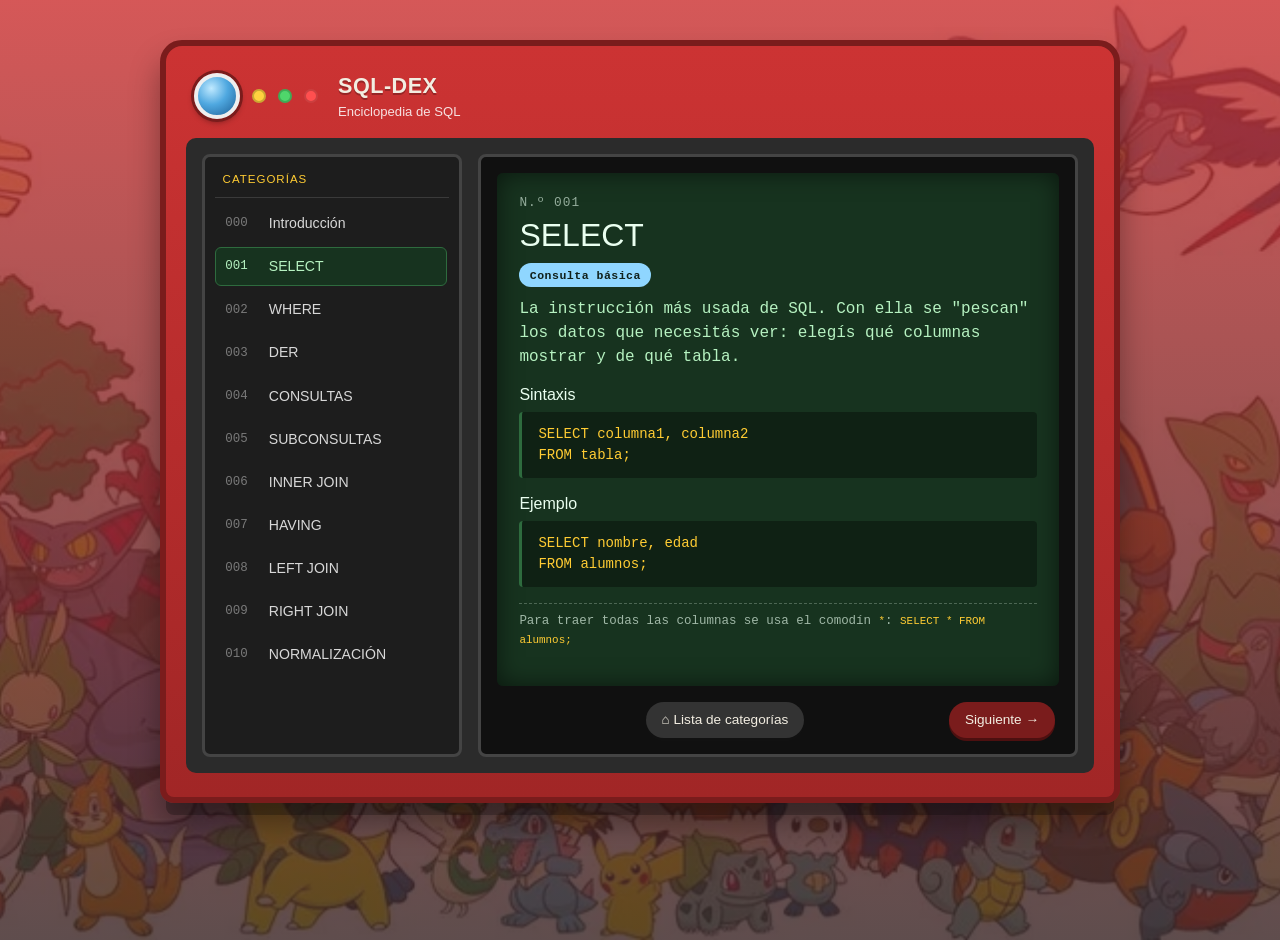
<file: Pagina-Web-SQL/paginas/select.html>
<!DOCTYPE html>
<html lang="es">
<head>
<meta charset="UTF-8">
<meta name="viewport" content="width=device-width, initial-scale=1.0">
<title>SELECT · SQL-DEX</title>
<link href="https://cdn.jsdelivr.net/npm/bootstrap@5.3.3/dist/css/bootstrap.min.css" rel="stylesheet">
<link rel="stylesheet" href="../css/style.css">
</head>
<body>
<div class="dex-shell">
  <div class="dex-header">
    <div class="dex-lente"></div>
    <div class="dex-lucecita luz-amarilla"></div>
    <div class="dex-lucecita luz-verde"></div>
    <div class="dex-lucecita luz-roja"></div>
    <div class="ms-2">
      <p class="dex-titulo mb-0">SQL-DEX</p>
      <p class="dex-subtitulo mb-0">Enciclopedia de SQL</p>
    </div>
  </div>

  <div class="dex-body">
    <div class="dex-lista-panel">
      <div class="dex-lista-header">CATEGORÍAS</div>
      <div class="dex-lista">
        <a href="../index.html" class="dex-entrada"><span class="dex-num">000</span> Introducción</a>
<a href="../paginas/select.html" class="dex-entrada activa"><span class="dex-num">001</span> SELECT</a>
<a href="../paginas/where.html" class="dex-entrada"><span class="dex-num">002</span> WHERE</a>
<a href="../paginas/der.html" class="dex-entrada"><span class="dex-num">003</span> DER</a>
<a href="../paginas/consultas.html" class="dex-entrada"><span class="dex-num">004</span> CONSULTAS</a>
<a href="../paginas/subconsultas.html" class="dex-entrada"><span class="dex-num">005</span> SUBCONSULTAS</a>
<a href="../paginas/inner-join.html" class="dex-entrada"><span class="dex-num">006</span> INNER JOIN</a>
<a href="../paginas/having.html" class="dex-entrada"><span class="dex-num">007</span> HAVING</a>
<a href="../paginas/left-join.html" class="dex-entrada"><span class="dex-num">008</span> LEFT JOIN</a>
<a href="../paginas/right-join.html" class="dex-entrada"><span class="dex-num">009</span> RIGHT JOIN</a>
<a href="../paginas/normalizacion.html" class="dex-entrada"><span class="dex-num">010</span> NORMALIZACIÓN</a>
<a href="../paginas/diccionario-datos.html" class="dex-entrada"><span class="dex-num">011</span> DICCIONARIO DE DATOS</a>
      </div>
    </div>

    <div class="dex-pantalla-panel">
      <div class="dex-pantalla">
        <p class="dex-ficha-num mb-1">N.º 001</p>
        <h2>SELECT</h2>
        <span class="dex-tipo tipo-consulta">Consulta básica</span>
        <p>La instrucción más usada de SQL. Con ella se "pescan" los datos que necesitás ver: elegís qué columnas mostrar y de qué tabla.</p>

        

        <h3 class="h6 mt-3">Sintaxis</h3>
        <pre>SELECT columna1, columna2
FROM tabla;</pre>

        <h3 class="h6 mt-3">Ejemplo</h3>
        <pre>SELECT nombre, edad
FROM alumnos;</pre>

        <p class="dex-nota">Para traer todas las columnas se usa el comodín <code>*</code>: <code>SELECT * FROM alumnos;</code></p>
      </div>
      <div class="dex-controles">
    <span></span>
    <a href="../index.html" class="dex-boton inicio">&#8962; Lista de categorías</a>
    <a href="../paginas/where.html" class="dex-boton">Siguiente &rarr;</a>
  </div>
    </div>
  </div>
</div>
<script src="https://cdn.jsdelivr.net/npm/bootstrap@5.3.3/dist/js/bootstrap.bundle.min.js"></script>
</body>
</html>
</file>
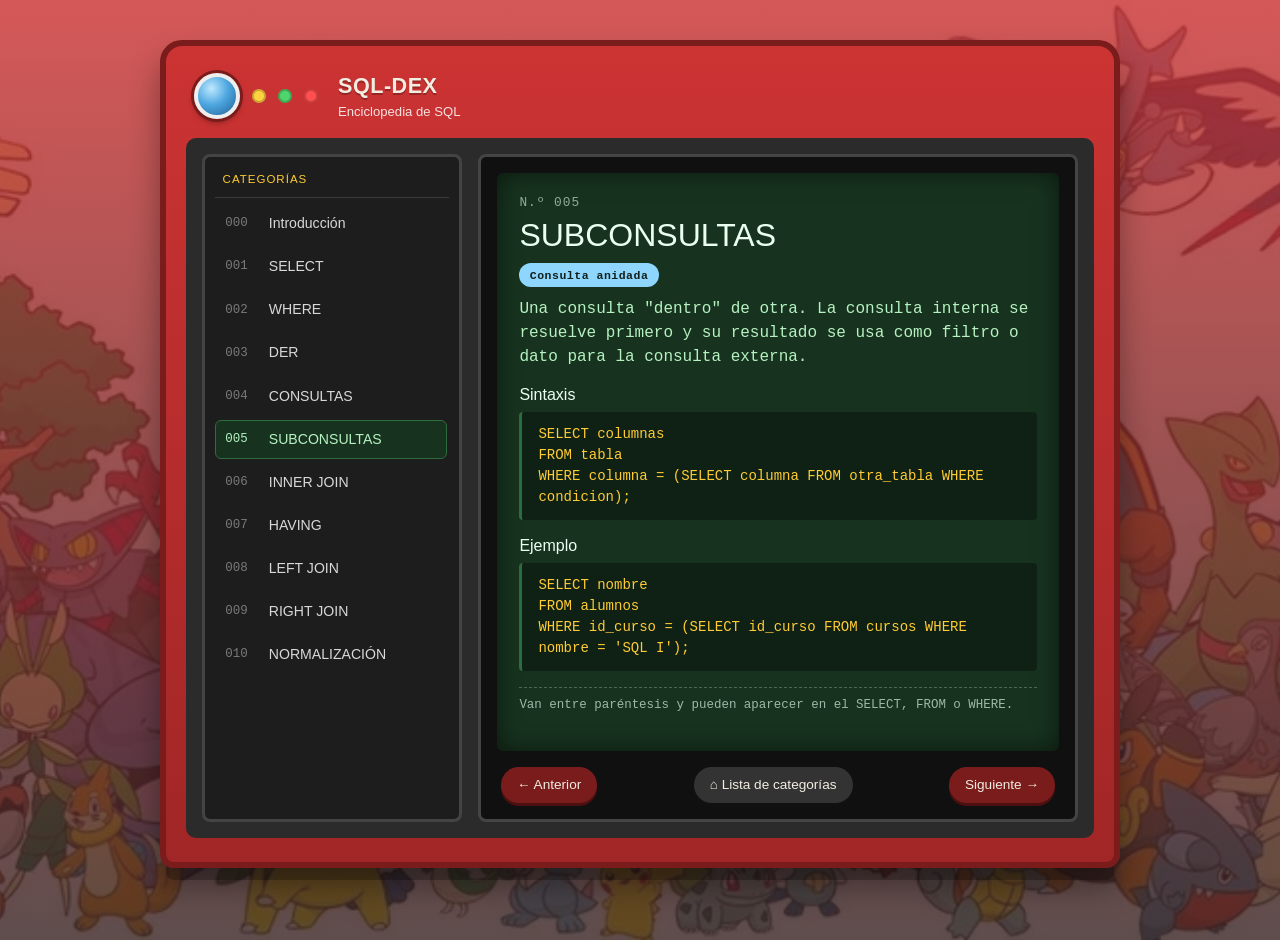
<file: Pagina-Web-SQL/paginas/subconsultas.html>
<!DOCTYPE html>
<html lang="es">
<head>
<meta charset="UTF-8">
<meta name="viewport" content="width=device-width, initial-scale=1.0">
<title>SUBCONSULTAS · SQL-DEX</title>
<link href="https://cdn.jsdelivr.net/npm/bootstrap@5.3.3/dist/css/bootstrap.min.css" rel="stylesheet">
<link rel="stylesheet" href="../css/style.css">
</head>
<body>
<div class="dex-shell">
  <div class="dex-header">
    <div class="dex-lente"></div>
    <div class="dex-lucecita luz-amarilla"></div>
    <div class="dex-lucecita luz-verde"></div>
    <div class="dex-lucecita luz-roja"></div>
    <div class="ms-2">
      <p class="dex-titulo mb-0">SQL-DEX</p>
      <p class="dex-subtitulo mb-0">Enciclopedia de SQL</p>
    </div>
  </div>

  <div class="dex-body">
    <div class="dex-lista-panel">
      <div class="dex-lista-header">CATEGORÍAS</div>
      <div class="dex-lista">
        <a href="../index.html" class="dex-entrada"><span class="dex-num">000</span> Introducción</a>
<a href="../paginas/select.html" class="dex-entrada"><span class="dex-num">001</span> SELECT</a>
<a href="../paginas/where.html" class="dex-entrada"><span class="dex-num">002</span> WHERE</a>
<a href="../paginas/der.html" class="dex-entrada"><span class="dex-num">003</span> DER</a>
<a href="../paginas/consultas.html" class="dex-entrada"><span class="dex-num">004</span> CONSULTAS</a>
<a href="../paginas/subconsultas.html" class="dex-entrada activa"><span class="dex-num">005</span> SUBCONSULTAS</a>
<a href="../paginas/inner-join.html" class="dex-entrada"><span class="dex-num">006</span> INNER JOIN</a>
<a href="../paginas/having.html" class="dex-entrada"><span class="dex-num">007</span> HAVING</a>
<a href="../paginas/left-join.html" class="dex-entrada"><span class="dex-num">008</span> LEFT JOIN</a>
<a href="../paginas/right-join.html" class="dex-entrada"><span class="dex-num">009</span> RIGHT JOIN</a>
<a href="../paginas/normalizacion.html" class="dex-entrada"><span class="dex-num">010</span> NORMALIZACIÓN</a>
<a href="../paginas/diccionario-datos.html" class="dex-entrada"><span class="dex-num">011</span> DICCIONARIO DE DATOS</a>
      </div>
    </div>

    <div class="dex-pantalla-panel">
      <div class="dex-pantalla">
        <p class="dex-ficha-num mb-1">N.º 005</p>
        <h2>SUBCONSULTAS</h2>
        <span class="dex-tipo tipo-consulta">Consulta anidada</span>
        <p>Una consulta "dentro" de otra. La consulta interna se resuelve primero y su resultado se usa como filtro o dato para la consulta externa.</p>

        

        <h3 class="h6 mt-3">Sintaxis</h3>
        <pre>SELECT columnas
FROM tabla
WHERE columna = (SELECT columna FROM otra_tabla WHERE condicion);</pre>

        <h3 class="h6 mt-3">Ejemplo</h3>
        <pre>SELECT nombre
FROM alumnos
WHERE id_curso = (SELECT id_curso FROM cursos WHERE nombre = 'SQL I');</pre>

        <p class="dex-nota">Van entre paréntesis y pueden aparecer en el SELECT, FROM o WHERE.</p>
      </div>
      <div class="dex-controles">
    <a href="../paginas/consultas.html" class="dex-boton">&larr; Anterior</a>
    <a href="../index.html" class="dex-boton inicio">&#8962; Lista de categorías</a>
    <a href="../paginas/inner-join.html" class="dex-boton">Siguiente &rarr;</a>
  </div>
    </div>
  </div>
</div>
<script src="https://cdn.jsdelivr.net/npm/bootstrap@5.3.3/dist/js/bootstrap.bundle.min.js"></script>
</body>
</html>
</file>
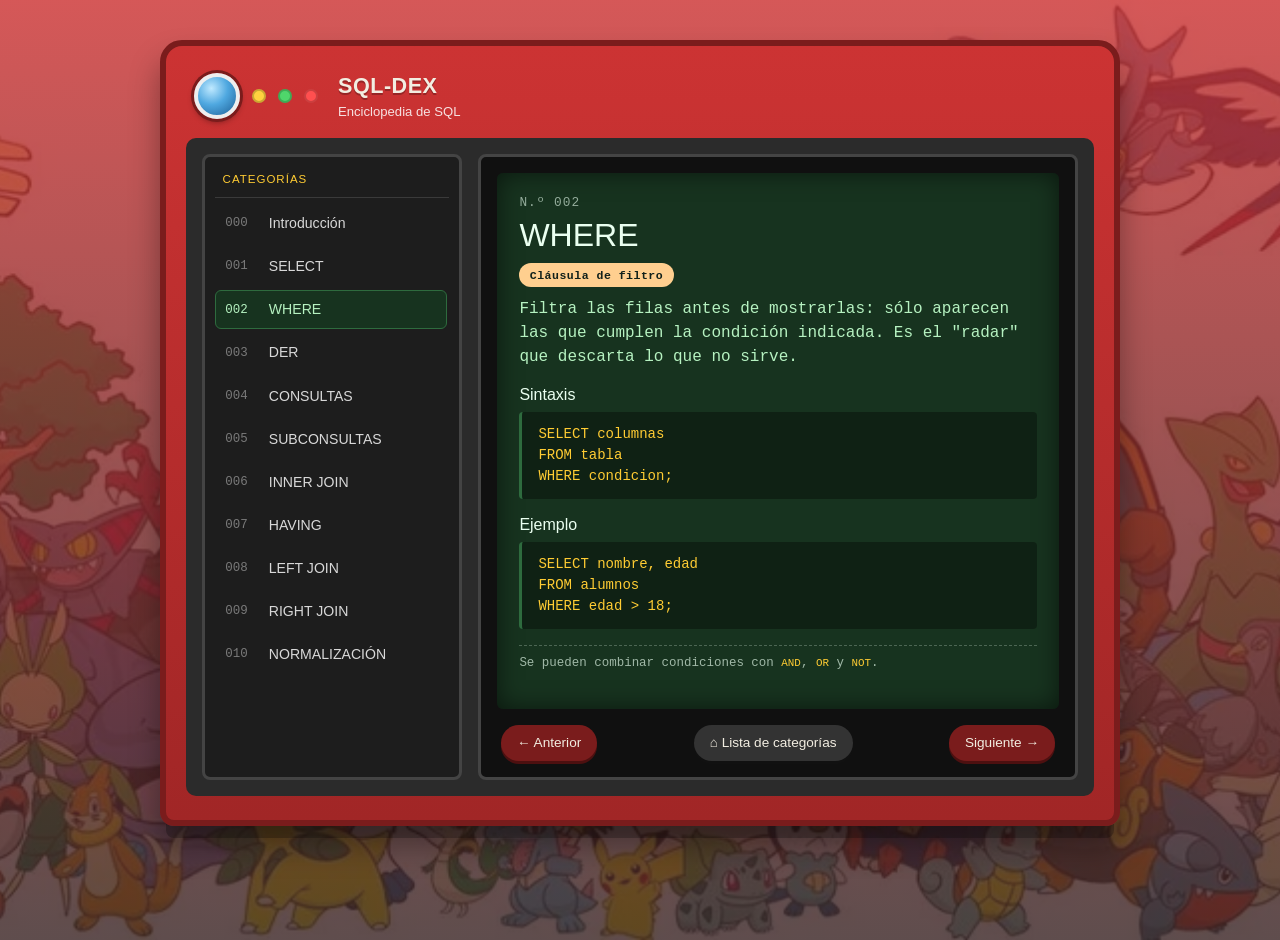
<file: Pagina-Web-SQL/paginas/where.html>
<!DOCTYPE html>
<html lang="es">
<head>
<meta charset="UTF-8">
<meta name="viewport" content="width=device-width, initial-scale=1.0">
<title>WHERE · SQL-DEX</title>
<link href="https://cdn.jsdelivr.net/npm/bootstrap@5.3.3/dist/css/bootstrap.min.css" rel="stylesheet">
<link rel="stylesheet" href="../css/style.css">
</head>
<body>
<div class="dex-shell">
  <div class="dex-header">
    <div class="dex-lente"></div>
    <div class="dex-lucecita luz-amarilla"></div>
    <div class="dex-lucecita luz-verde"></div>
    <div class="dex-lucecita luz-roja"></div>
    <div class="ms-2">
      <p class="dex-titulo mb-0">SQL-DEX</p>
      <p class="dex-subtitulo mb-0">Enciclopedia de SQL</p>
    </div>
  </div>

  <div class="dex-body">
    <div class="dex-lista-panel">
      <div class="dex-lista-header">CATEGORÍAS</div>
      <div class="dex-lista">
        <a href="../index.html" class="dex-entrada"><span class="dex-num">000</span> Introducción</a>
<a href="../paginas/select.html" class="dex-entrada"><span class="dex-num">001</span> SELECT</a>
<a href="../paginas/where.html" class="dex-entrada activa"><span class="dex-num">002</span> WHERE</a>
<a href="../paginas/der.html" class="dex-entrada"><span class="dex-num">003</span> DER</a>
<a href="../paginas/consultas.html" class="dex-entrada"><span class="dex-num">004</span> CONSULTAS</a>
<a href="../paginas/subconsultas.html" class="dex-entrada"><span class="dex-num">005</span> SUBCONSULTAS</a>
<a href="../paginas/inner-join.html" class="dex-entrada"><span class="dex-num">006</span> INNER JOIN</a>
<a href="../paginas/having.html" class="dex-entrada"><span class="dex-num">007</span> HAVING</a>
<a href="../paginas/left-join.html" class="dex-entrada"><span class="dex-num">008</span> LEFT JOIN</a>
<a href="../paginas/right-join.html" class="dex-entrada"><span class="dex-num">009</span> RIGHT JOIN</a>
<a href="../paginas/normalizacion.html" class="dex-entrada"><span class="dex-num">010</span> NORMALIZACIÓN</a>
<a href="../paginas/diccionario-datos.html" class="dex-entrada"><span class="dex-num">011</span> DICCIONARIO DE DATOS</a>
      </div>
    </div>

    <div class="dex-pantalla-panel">
      <div class="dex-pantalla">
        <p class="dex-ficha-num mb-1">N.º 002</p>
        <h2>WHERE</h2>
        <span class="dex-tipo tipo-clausula">Cláusula de filtro</span>
        <p>Filtra las filas antes de mostrarlas: sólo aparecen las que cumplen la condición indicada. Es el "radar" que descarta lo que no sirve.</p>

        

        <h3 class="h6 mt-3">Sintaxis</h3>
        <pre>SELECT columnas
FROM tabla
WHERE condicion;</pre>

        <h3 class="h6 mt-3">Ejemplo</h3>
        <pre>SELECT nombre, edad
FROM alumnos
WHERE edad > 18;</pre>

        <p class="dex-nota">Se pueden combinar condiciones con <code>AND</code>, <code>OR</code> y <code>NOT</code>.</p>
      </div>
      <div class="dex-controles">
    <a href="../paginas/select.html" class="dex-boton">&larr; Anterior</a>
    <a href="../index.html" class="dex-boton inicio">&#8962; Lista de categorías</a>
    <a href="../paginas/der.html" class="dex-boton">Siguiente &rarr;</a>
  </div>
    </div>
  </div>
</div>
<script src="https://cdn.jsdelivr.net/npm/bootstrap@5.3.3/dist/js/bootstrap.bundle.min.js"></script>
</body>
</html>
</file>
<file: Pagina-Web-SQL/css/style.css>
:root{
  --rojo:        #cc3333;
  --rojo-oscuro: #a12626;
  --rojo-borde:  #7a1c1c;
  --crema:       #f2ede1;
  --pantalla:    #17331f;
  --pantalla-brillo: #2e6b3e;
  --texto-pantalla: #b6f2c1;
  --ambar:       #ffcc33;
  --gris-panel:  #2b2b2b;
}

body{
  background-image:
    linear-gradient(180deg, rgba(204,51,51,.82) 0%, rgba(60,38,38,.82) 100%),
    url("../images/pokemon-fondo.webp");
  background-size: cover;
  background-position: center;
  background-repeat: no-repeat;
  min-height: 100vh;
  font-family: "Trebuchet MS", "Segoe UI", sans-serif;
  color: #2a2a2a;
}


.dex-shell{
  max-width: 960px;
  margin: 2.5rem auto;
  background: linear-gradient(180deg, var(--rojo) 0%, var(--rojo-oscuro) 100%);
  border: 6px solid var(--rojo-borde);
  border-radius: 22px 22px 14px 14px;
  box-shadow: 0 18px 0 -6px rgba(0,0,0,.25), 0 20px 30px rgba(0,0,0,.35);
  padding: 1.25rem 1.25rem 1.5rem;
}

.dex-header{
  display: flex;
  align-items: center;
  gap: .75rem;
  padding: .25rem .5rem 1rem;
}

.dex-lente{
  width: 46px; height: 46px;
  border-radius: 50%;
  background: radial-gradient(circle at 35% 30%, #bfe9ff, #4fa8e0 45%, #1d5f96 100%);
  border: 4px solid #eee;
  box-shadow: 0 0 0 3px var(--rojo-borde), 0 3px 6px rgba(0,0,0,.4);
}
.dex-lucecita{
  width: 14px; height: 14px;
  border-radius: 50%;
  border: 2px solid rgba(0,0,0,.2);
}
.luz-amarilla{ background:#ffd23f; }
.luz-verde{ background:#4fd66b; }
.luz-roja{ background:#ff4f4f; }

.dex-titulo{
  color: var(--crema);
  font-weight: 800;
  letter-spacing: .5px;
  font-size: 1.35rem;
  margin: 0;
  text-shadow: 0 2px 0 rgba(0,0,0,.25);
}
.dex-subtitulo{
  color: rgba(255,255,255,.85);
  font-size: .82rem;
  margin: 0;
}


.dex-body{
  background: var(--gris-panel);
  border-radius: 10px;
  padding: 1rem;
  display: grid;
  grid-template-columns: 260px 1fr;
  gap: 1rem;
}
@media (max-width: 768px){
  .dex-body{ grid-template-columns: 1fr; }
}


.dex-lista-panel{
  background: #1d1d1d;
  border-radius: 8px;
  padding: .6rem;
  border: 3px solid #444;
}
.dex-lista-header{
  color: var(--ambar);
  font-size: .72rem;
  letter-spacing: 1px;
  padding: .3rem .5rem .5rem;
  border-bottom: 1px solid #3a3a3a;
  margin-bottom: .4rem;
}
.dex-lista{
  max-height: 480px;
  overflow-y: auto;
  padding-right: 2px;
}
.dex-entrada{
  display: flex;
  align-items: center;
  gap: .6rem;
  padding: .5rem .6rem;
  border-radius: 6px;
  color: #d8d8d8;
  text-decoration: none;
  font-size: .88rem;
  border: 1px solid transparent;
  margin-bottom: .25rem;
  transition: background .15s ease;
}
.dex-entrada:hover{
  background: #2a2a2a;
  color: #fff;
}
.dex-entrada.activa{
  background: var(--pantalla);
  border-color: var(--pantalla-brillo);
  color: var(--texto-pantalla);
}
.dex-num{
  font-family: "Courier New", monospace;
  color: #7a7a7a;
  font-size: .78rem;
  min-width: 34px;
}
.dex-entrada.activa .dex-num{ color: var(--texto-pantalla); }

.dex-pantalla-panel{
  background: #101010;
  border-radius: 8px;
  border: 3px solid #444;
  padding: 1rem;
}
.dex-pantalla{
  background: var(--pantalla);
  border-radius: 6px;
  padding: 1.25rem 1.4rem;
  min-height: 480px;
  box-shadow: inset 0 0 25px rgba(0,0,0,.55);
  color: var(--texto-pantalla);
  font-family: "Courier New", monospace;
}
.dex-pantalla h1, .dex-pantalla h2, .dex-pantalla h3{
  font-family: "Trebuchet MS", sans-serif;
  color: #eafff0;
}
.dex-pantalla code, .dex-pantalla pre{
  color: var(--ambar);
}
.dex-pantalla pre{
  background: rgba(0,0,0,.35);
  border-left: 3px solid var(--pantalla-brillo);
  padding: .75rem 1rem;
  border-radius: 4px;
  white-space: pre-wrap;
  word-break: break-word;
}

.dex-ficha-num{
  font-size: .8rem;
  color: rgba(234,255,240,.6);
  letter-spacing: 1px;
}

.dex-tipo{
  display: inline-block;
  font-size: .72rem;
  font-weight: 700;
  letter-spacing: .5px;
  padding: .2rem .65rem;
  border-radius: 999px;
  color: #10201a;
  margin-bottom: .6rem;
}
.tipo-consulta{ background:#8fd6ff; }
.tipo-clausula{ background:#ffcf8f; }
.tipo-modelado{ background:#cfa6ff; }
.tipo-union{ background:#9ef2b0; }
.tipo-diseno{ background:#ff9e9e; }
.tipo-doc{ background:#d9d9d9; }

.dex-controles{
  display:flex;
  justify-content: space-between;
  align-items:center;
  margin-top: 1rem;
  padding: 0 .25rem;
}
.dex-boton{
  border: none;
  background: #7a1c1c;
  color: var(--crema);
  padding: .5rem 1rem;
  border-radius: 20px;
  font-size: .85rem;
  text-decoration: none;
  box-shadow: 0 3px 0 #4d1010;
  transition: transform .05s ease;
}
.dex-boton:hover{ color:#fff; }
.dex-boton:active{ transform: translateY(2px); box-shadow: 0 1px 0 #4d1010; }
.dex-boton.inicio{ background:#333; box-shadow:0 3px 0 #111; }

.dex-svg-wrap{
  background: rgba(0,0,0,.25);
  border-radius: 6px;
  padding: .75rem;
  margin: .75rem 0;
}

.dex-nota{
  font-size: .78rem;
  color: rgba(234,255,240,.65);
  margin-top: .75rem;
  border-top: 1px dashed rgba(234,255,240,.25);
  padding-top: .5rem;
}
</file>
